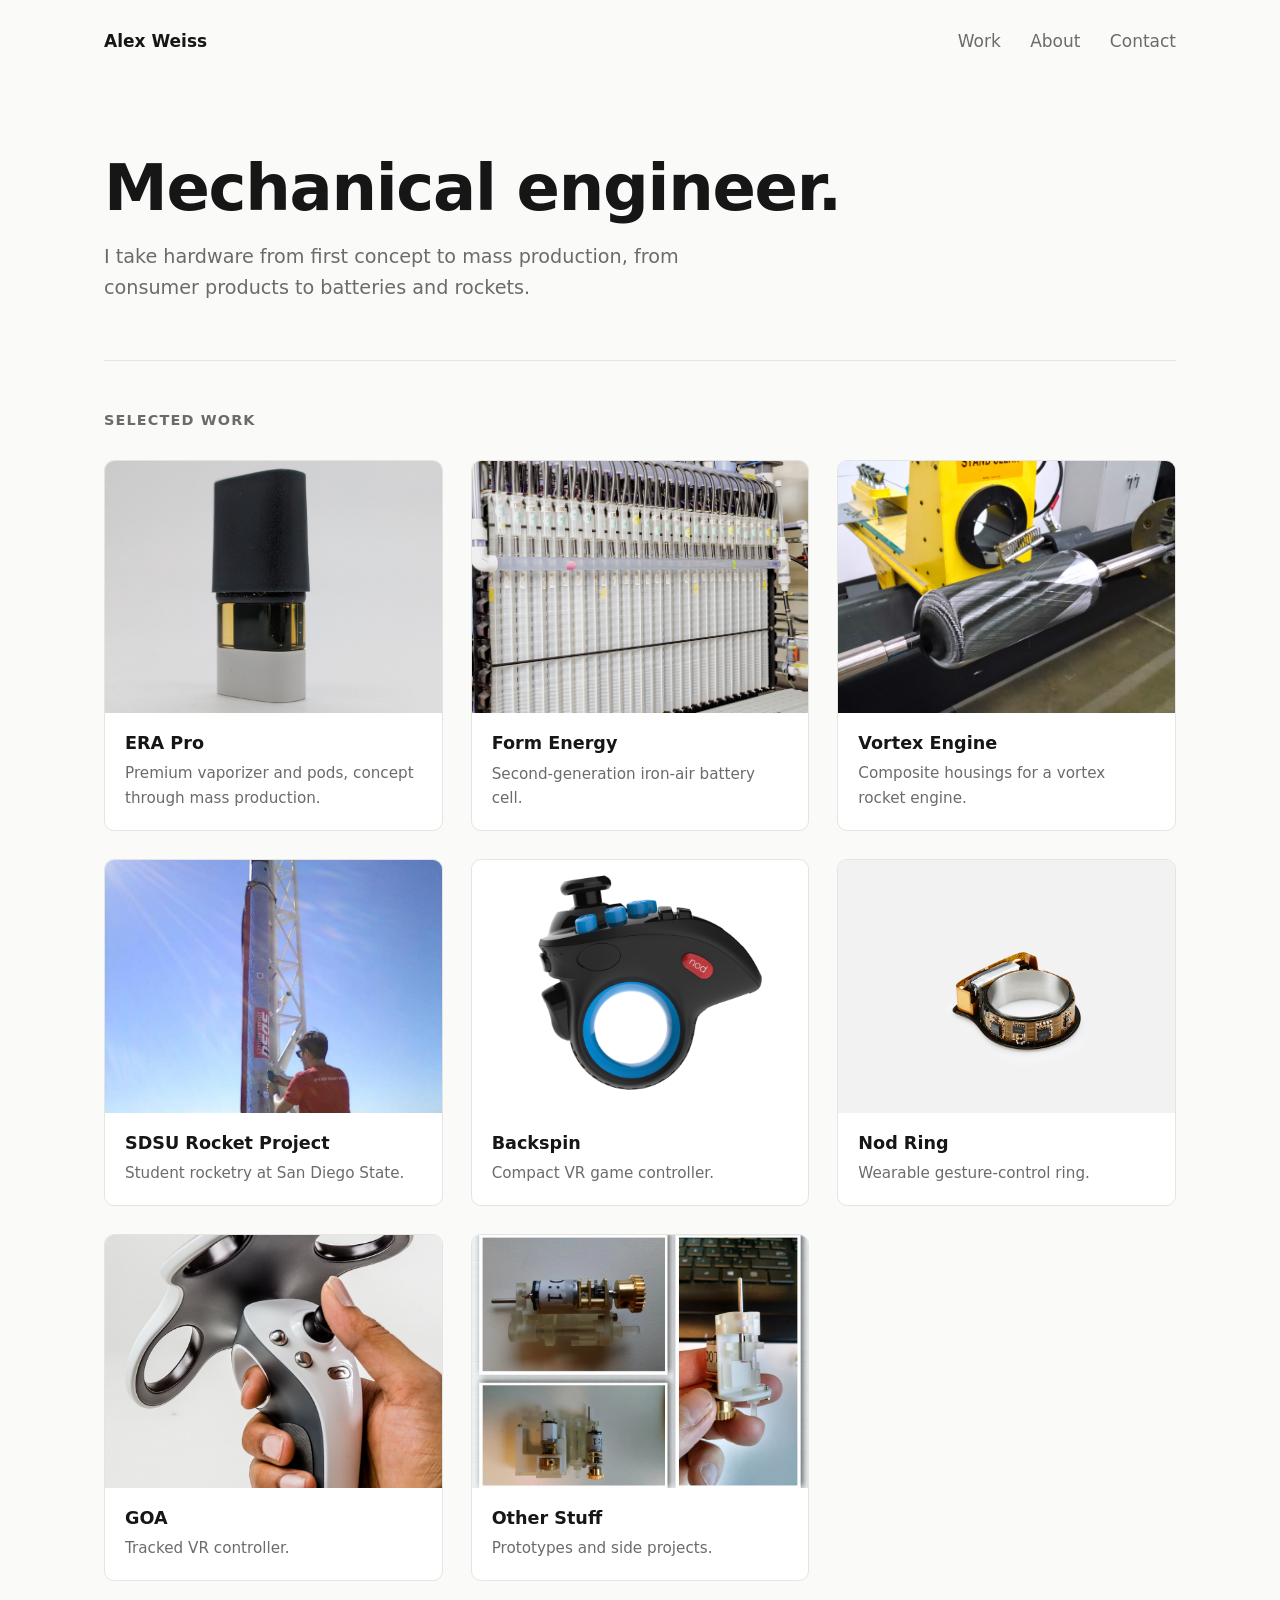
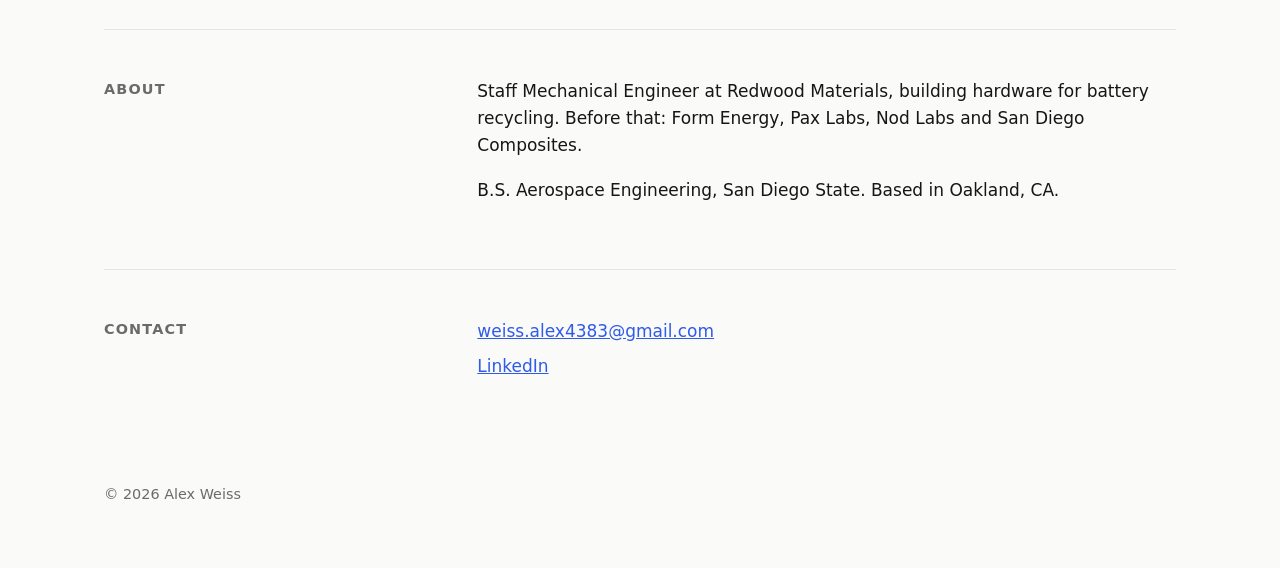
<file: index.html>
<!doctype html>
<html lang="en">
<head>
  <meta charset="utf-8">
  <meta name="viewport" content="width=device-width, initial-scale=1">
  <title>Alex Weiss — Portfolio</title>
  <meta name="description" content="Alex Weiss, mechanical engineer. Selected hardware work.">
  <link rel="stylesheet" href="css/style.css">
</head>
<body>
  <header class="site-header">
    <a class="logo" href="./">Alex Weiss</a>
    <nav>
      <a href="#work">Work</a>
      <a href="#about">About</a>
      <a href="#contact">Contact</a>
    </nav>
  </header>

  <main>
    <section class="hero">
      <h1>Mechanical engineer.</h1>
      <p class="lede">I take hardware from first concept to mass production, from consumer products to batteries and rockets.</p>
    </section>

    <section id="work">
      <h2 class="section-title">Selected work</h2>
      <div class="grid" id="project-grid"></div>
      <noscript><p>Enable JavaScript to view projects.</p></noscript>
    </section>

    <section id="about" class="two-col">
      <h2 class="section-title">About</h2>
      <div>
        <p>Staff Mechanical Engineer at Redwood Materials, building hardware for battery recycling. Before that: Form Energy, Pax Labs, Nod Labs and San Diego Composites.</p>
        <p>B.S. Aerospace Engineering, San Diego State. Based in Oakland, CA.</p>
      </div>
    </section>

    <section id="contact" class="two-col">
      <h2 class="section-title">Contact</h2>
      <ul class="links">
        <li><a href="mailto:weiss.alex4383@gmail.com">weiss.alex4383@gmail.com</a></li>
        <li><a href="https://www.linkedin.com/in/alexweiss1/">LinkedIn</a></li>
      </ul>
    </section>
  </main>

  <footer class="site-footer">
    <p>&copy; <span id="year"></span> Alex Weiss</p>
  </footer>

  <script src="js/projects.js"></script>
  <script src="js/main.js"></script>
</body>
</html>
</file>
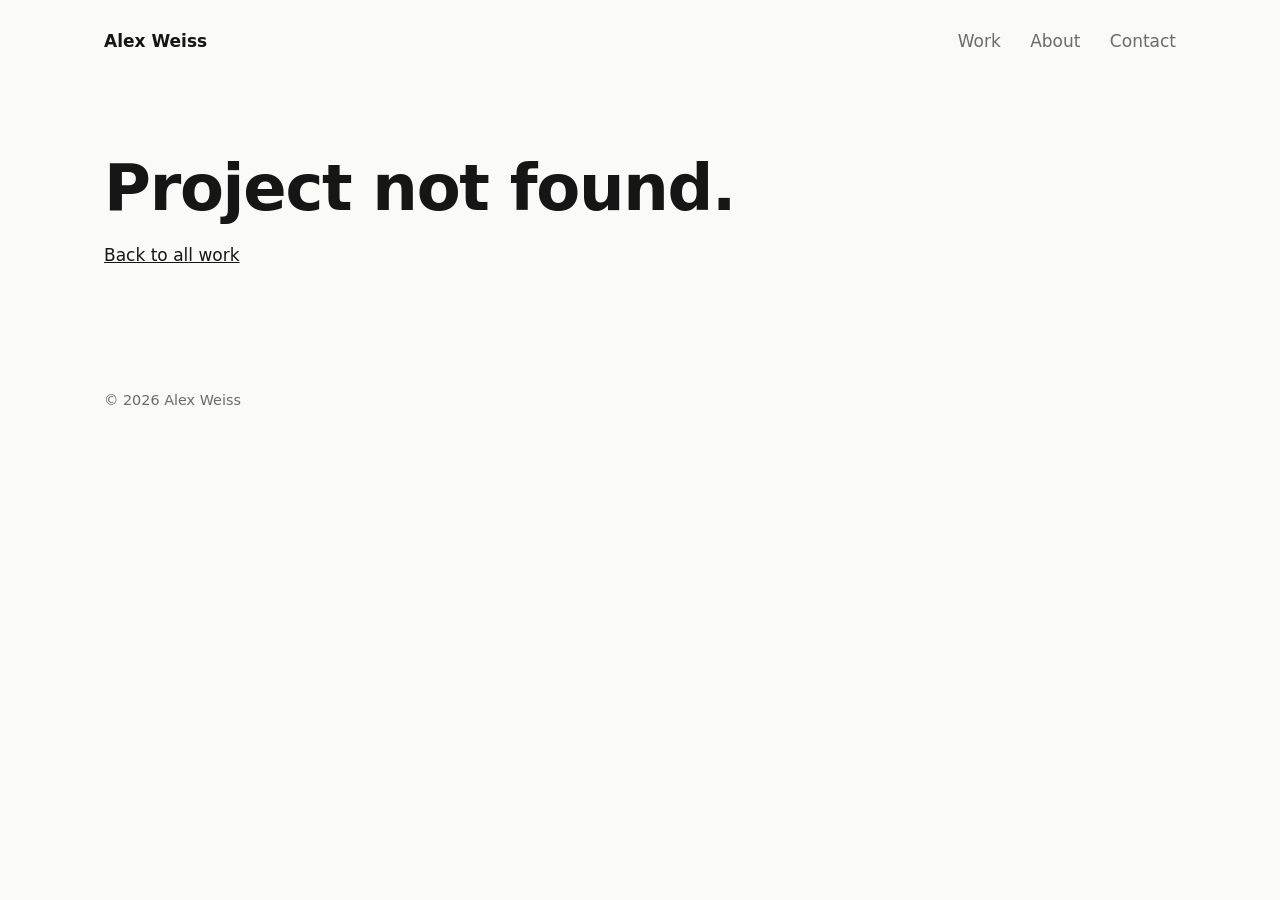
<file: project.html>
<!doctype html>
<html lang="en">
<head>
  <meta charset="utf-8">
  <meta name="viewport" content="width=device-width, initial-scale=1">
  <title>Project — Alex Weiss</title>
  <link rel="stylesheet" href="css/style.css">
</head>
<body>
  <header class="site-header">
    <a class="logo" href="./">Alex Weiss</a>
    <nav>
      <a href="./#work">Work</a>
      <a href="./#about">About</a>
      <a href="./#contact">Contact</a>
    </nav>
  </header>

  <main id="project"></main>

  <footer class="site-footer">
    <p>&copy; <span id="year"></span> Alex Weiss</p>
  </footer>

  <div class="lightbox" id="lightbox" hidden>
    <button class="lightbox-close" aria-label="Close">&times;</button>
    <img alt="">
  </div>

  <script src="js/projects.js"></script>
  <script src="js/main.js"></script>
</body>
</html>
</file>
<file: css/style.css>
:root {
  --bg: #fafaf8;
  --fg: #161616;
  --muted: #6b6b6b;
  --line: #e4e4e0;
  --card: #ffffff;
  --accent: #2f5bea;
  --max: 1120px;
}
@media (prefers-color-scheme: dark) {
  :root {
    --bg: #111111;
    --fg: #ececec;
    --muted: #9a9a9a;
    --line: #2a2a2a;
    --card: #1a1a1a;
    --accent: #7c9cff;
  }
}

* { box-sizing: border-box; }
html { scroll-behavior: smooth; }
body {
  margin: 0;
  background: var(--bg);
  color: var(--fg);
  font: 17px/1.6 system-ui, -apple-system, "Segoe UI", Roboto, sans-serif;
}
a { color: inherit; }
img { max-width: 100%; display: block; }

.site-header, main, .site-footer {
  max-width: var(--max);
  margin: 0 auto;
  padding: 0 24px;
}
.site-header {
  display: flex;
  justify-content: space-between;
  align-items: center;
  padding-top: 28px;
  padding-bottom: 28px;
}
.logo { font-weight: 700; text-decoration: none; }
.site-header nav a { margin-left: 24px; text-decoration: none; color: var(--muted); }
.site-header nav a:hover { color: var(--fg); }

.hero, .project-head { padding: 72px 0 56px; }
.hero h1, .project-head h1 {
  font-size: clamp(2.2rem, 6vw, 4rem);
  line-height: 1.05;
  margin: 0 0 20px;
  letter-spacing: -0.02em;
}
.lede { font-size: 1.2rem; color: var(--muted); max-width: 640px; margin: 0; }
.meta { color: var(--muted); margin: 0 0 12px; font-size: 0.9rem; text-transform: uppercase; letter-spacing: 0.06em; }

section { padding: 48px 0; border-top: 1px solid var(--line); }
.hero, .project-head { border-top: 0; }
.section-title { font-size: 0.9rem; text-transform: uppercase; letter-spacing: 0.08em; color: var(--muted); margin: 0 0 28px; font-weight: 600; }

.grid {
  display: grid;
  grid-template-columns: repeat(auto-fill, minmax(320px, 1fr));
  gap: 28px;
}
.card {
  text-decoration: none;
  background: var(--card);
  border: 1px solid var(--line);
  border-radius: 10px;
  overflow: hidden;
  transition: transform 0.2s ease, box-shadow 0.2s ease;
}
.card:hover { transform: translateY(-3px); box-shadow: 0 10px 30px rgba(0, 0, 0, 0.08); }
.card-media { aspect-ratio: 4 / 3; overflow: hidden; background: var(--line); }
.card-media img { width: 100%; height: 100%; object-fit: cover; }
.card-body { padding: 16px 20px 20px; }
.card-body h3 { margin: 0 0 4px; font-size: 1.1rem; }
.card-body p { margin: 0; color: var(--muted); font-size: 0.95rem; }

.two-col { display: grid; grid-template-columns: 1fr 2fr; gap: 24px; }
.two-col p:first-child { margin-top: 0; }
.links { list-style: none; padding: 0; margin: 0; }
.links li { margin-bottom: 8px; }
.links a { color: var(--accent); }

.gallery { display: grid; gap: 24px; border-top: 0; padding-top: 0; }
.gallery img { width: 100%; border-radius: 8px; cursor: zoom-in; }
.project-nav { display: flex; justify-content: space-between; padding: 40px 0; border-top: 1px solid var(--line); }
.project-nav a { color: var(--accent); text-decoration: none; }

.lightbox {
  position: fixed; inset: 0;
  background: rgba(0, 0, 0, 0.9);
  display: flex; align-items: center; justify-content: center;
  padding: 24px; z-index: 10; cursor: zoom-out;
}
.lightbox[hidden] { display: none; }
.lightbox img { max-height: 100%; max-width: 100%; object-fit: contain; }
.lightbox-close { position: absolute; top: 12px; right: 20px; background: none; border: 0; color: #fff; font-size: 2.5rem; cursor: pointer; }

.site-footer { padding-top: 32px; padding-bottom: 48px; color: var(--muted); font-size: 0.9rem; }

@media (max-width: 640px) {
  .two-col { grid-template-columns: 1fr; }
  .grid { grid-template-columns: 1fr; }
  .site-header nav a { margin-left: 16px; }
}
</file>
